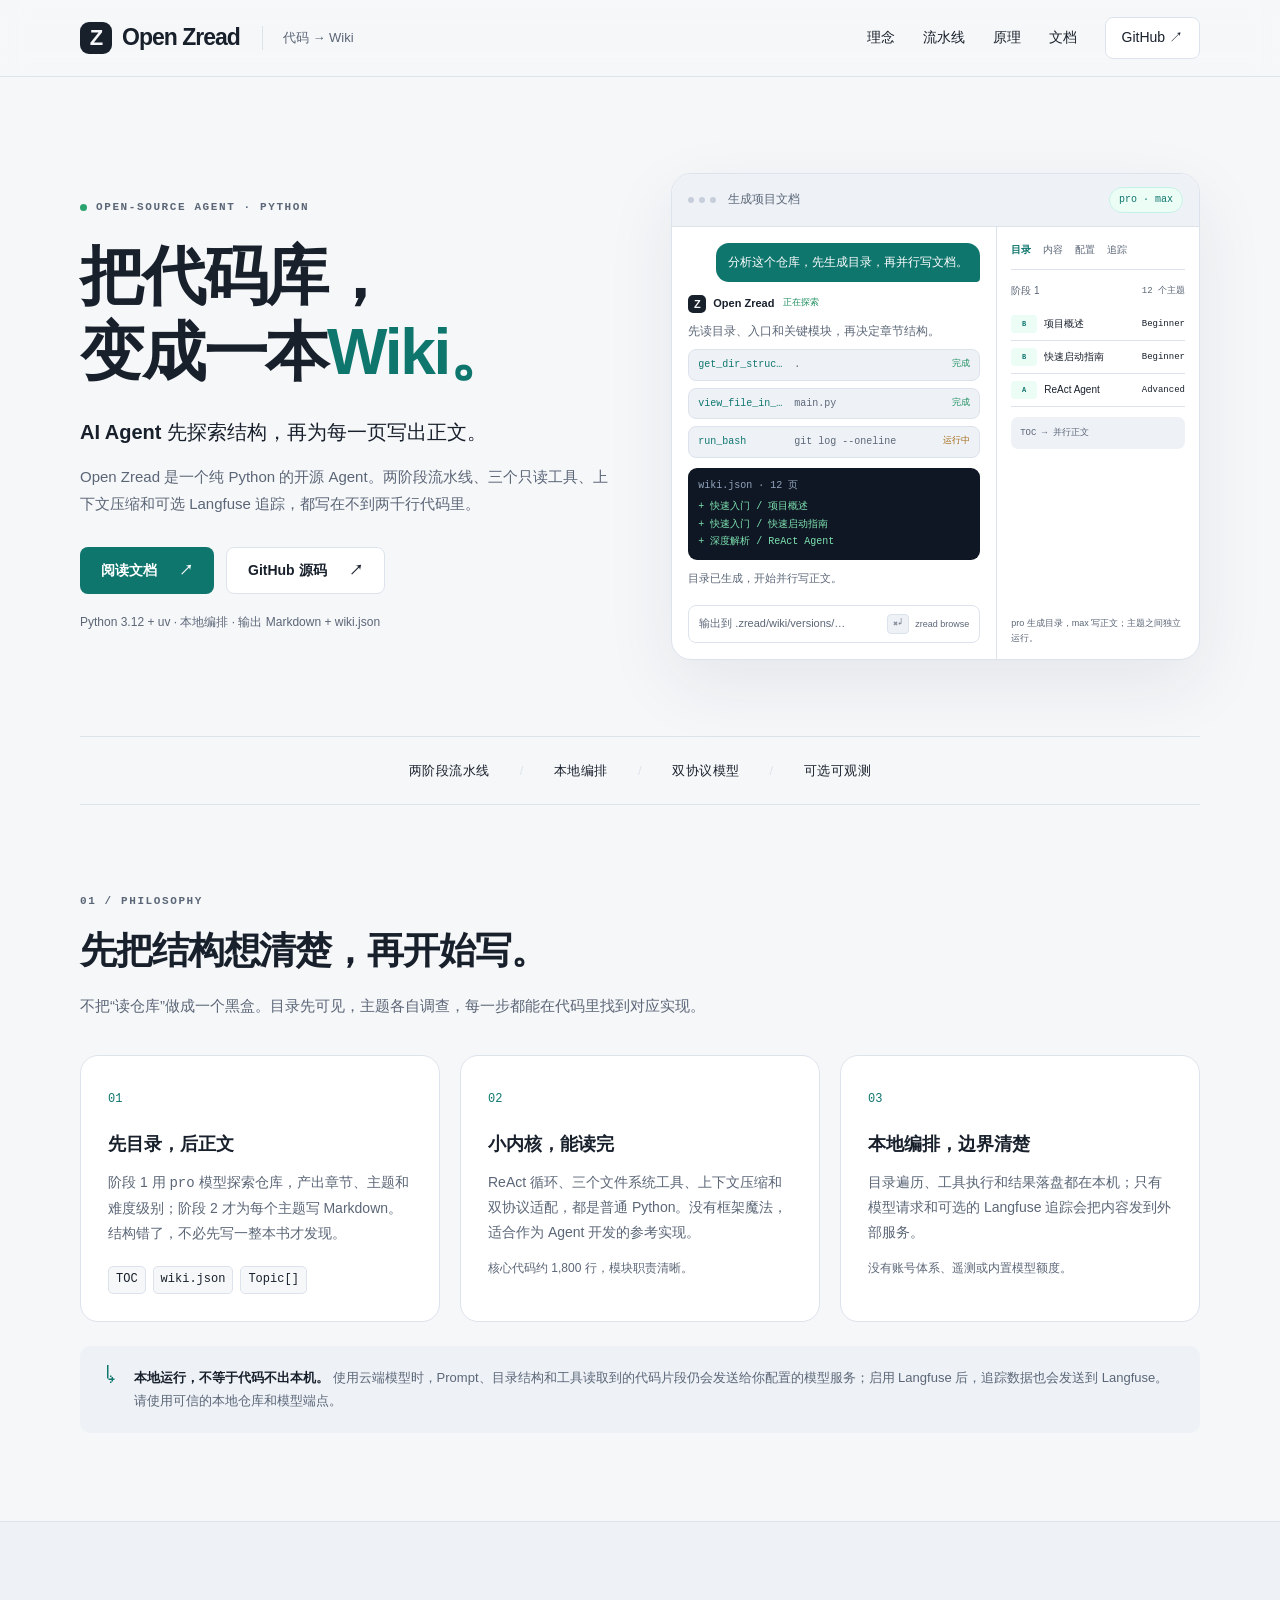
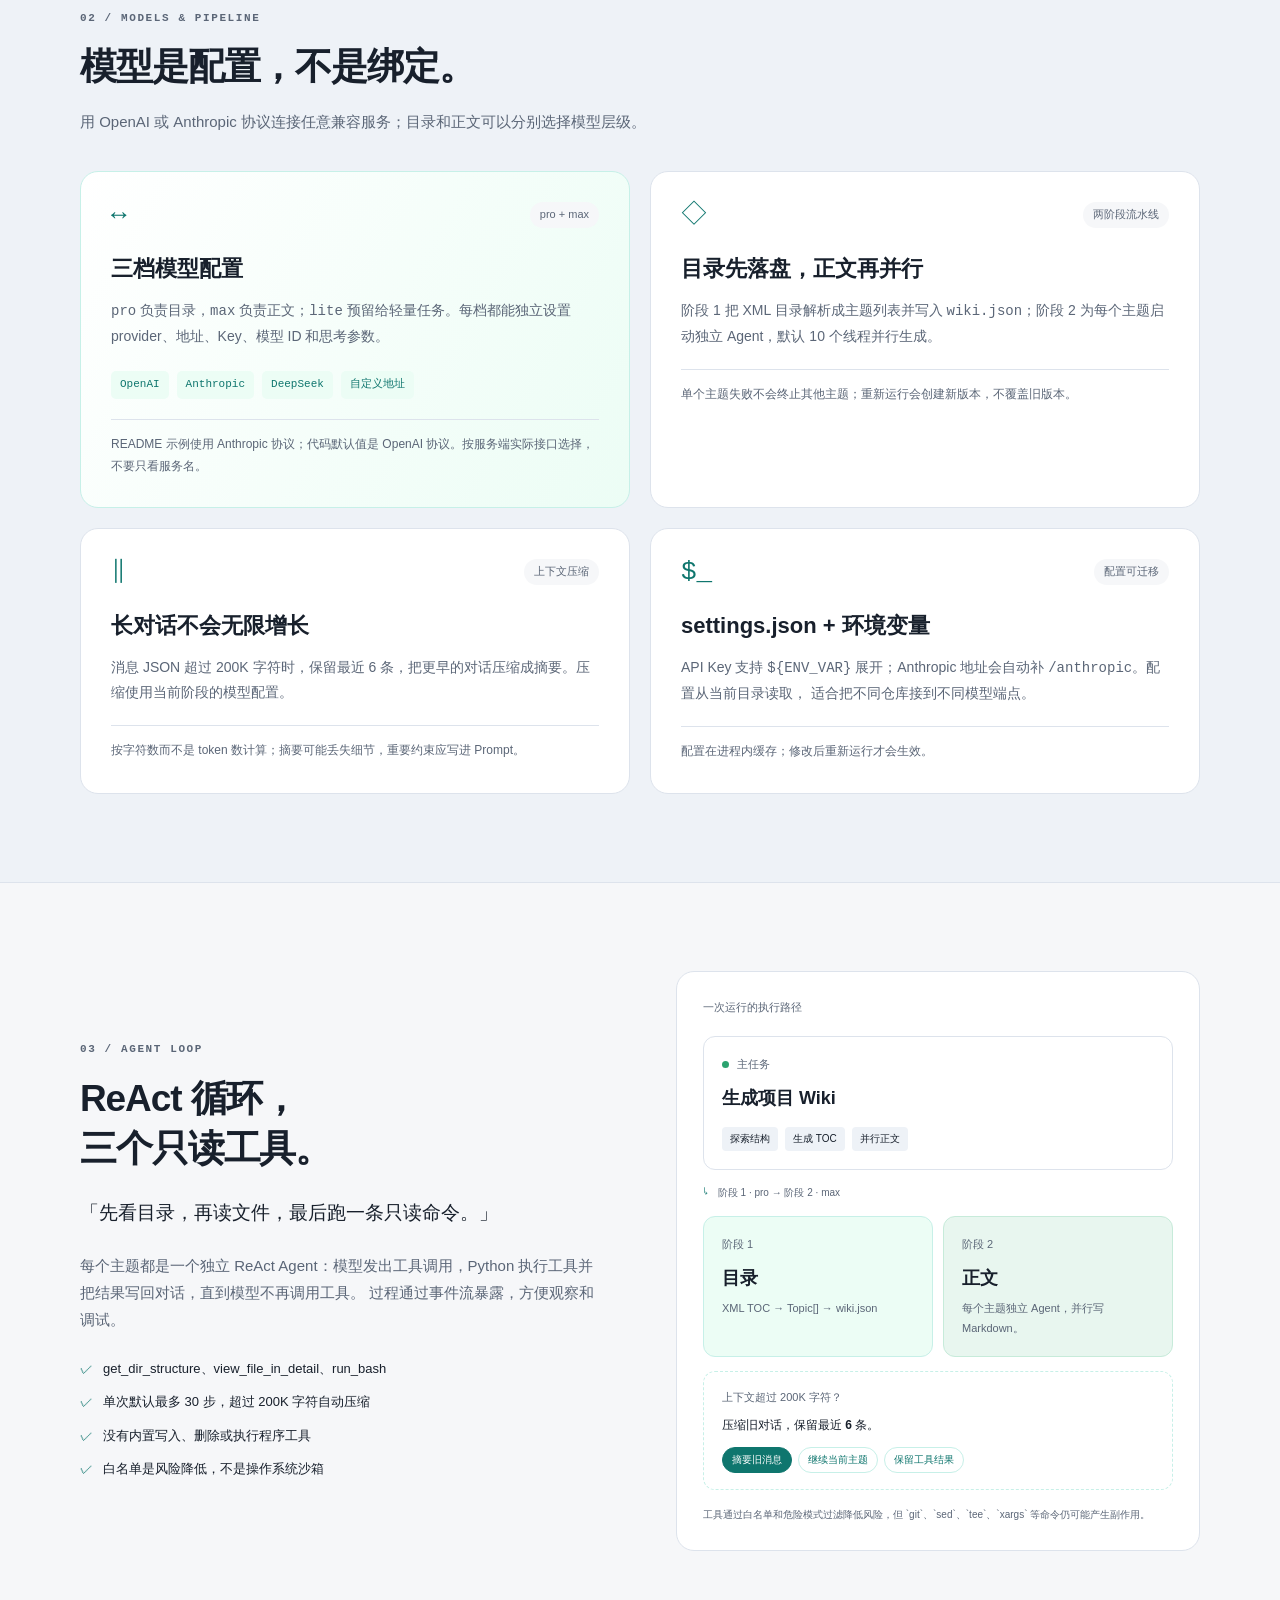
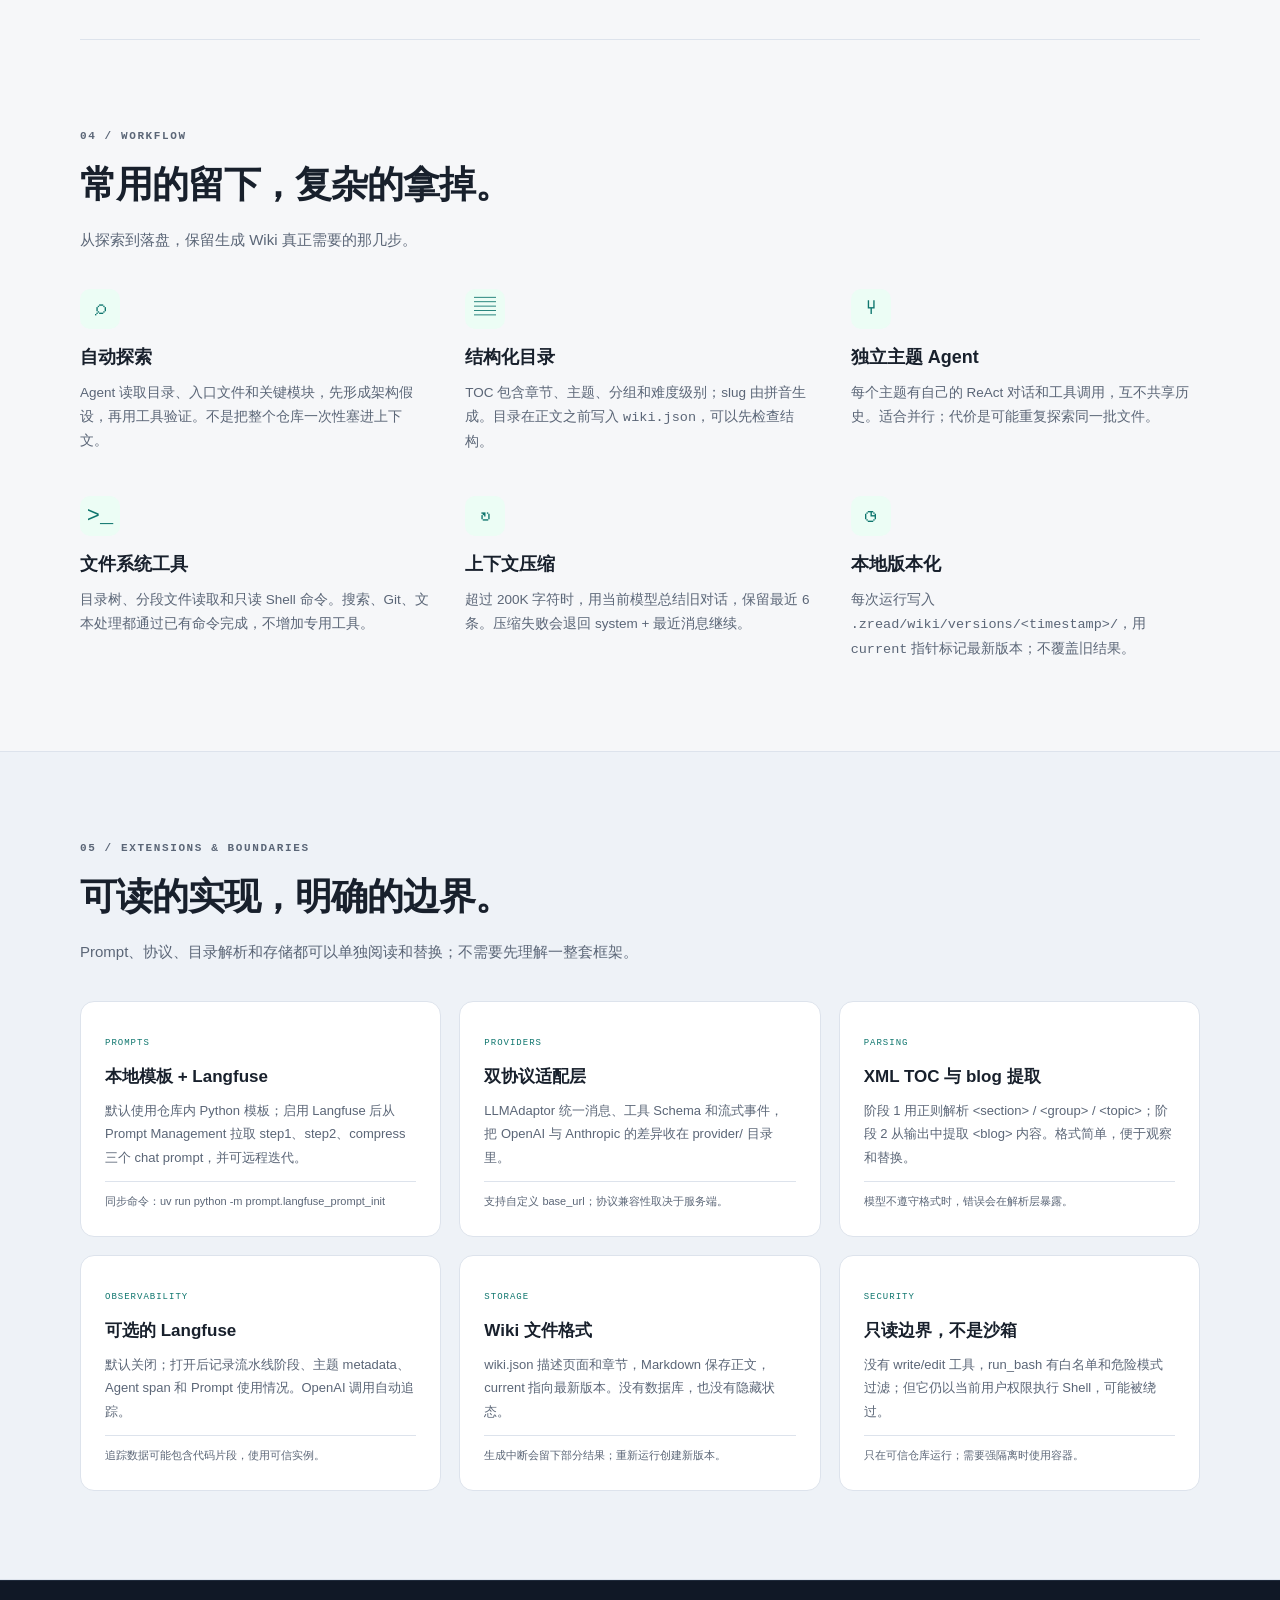
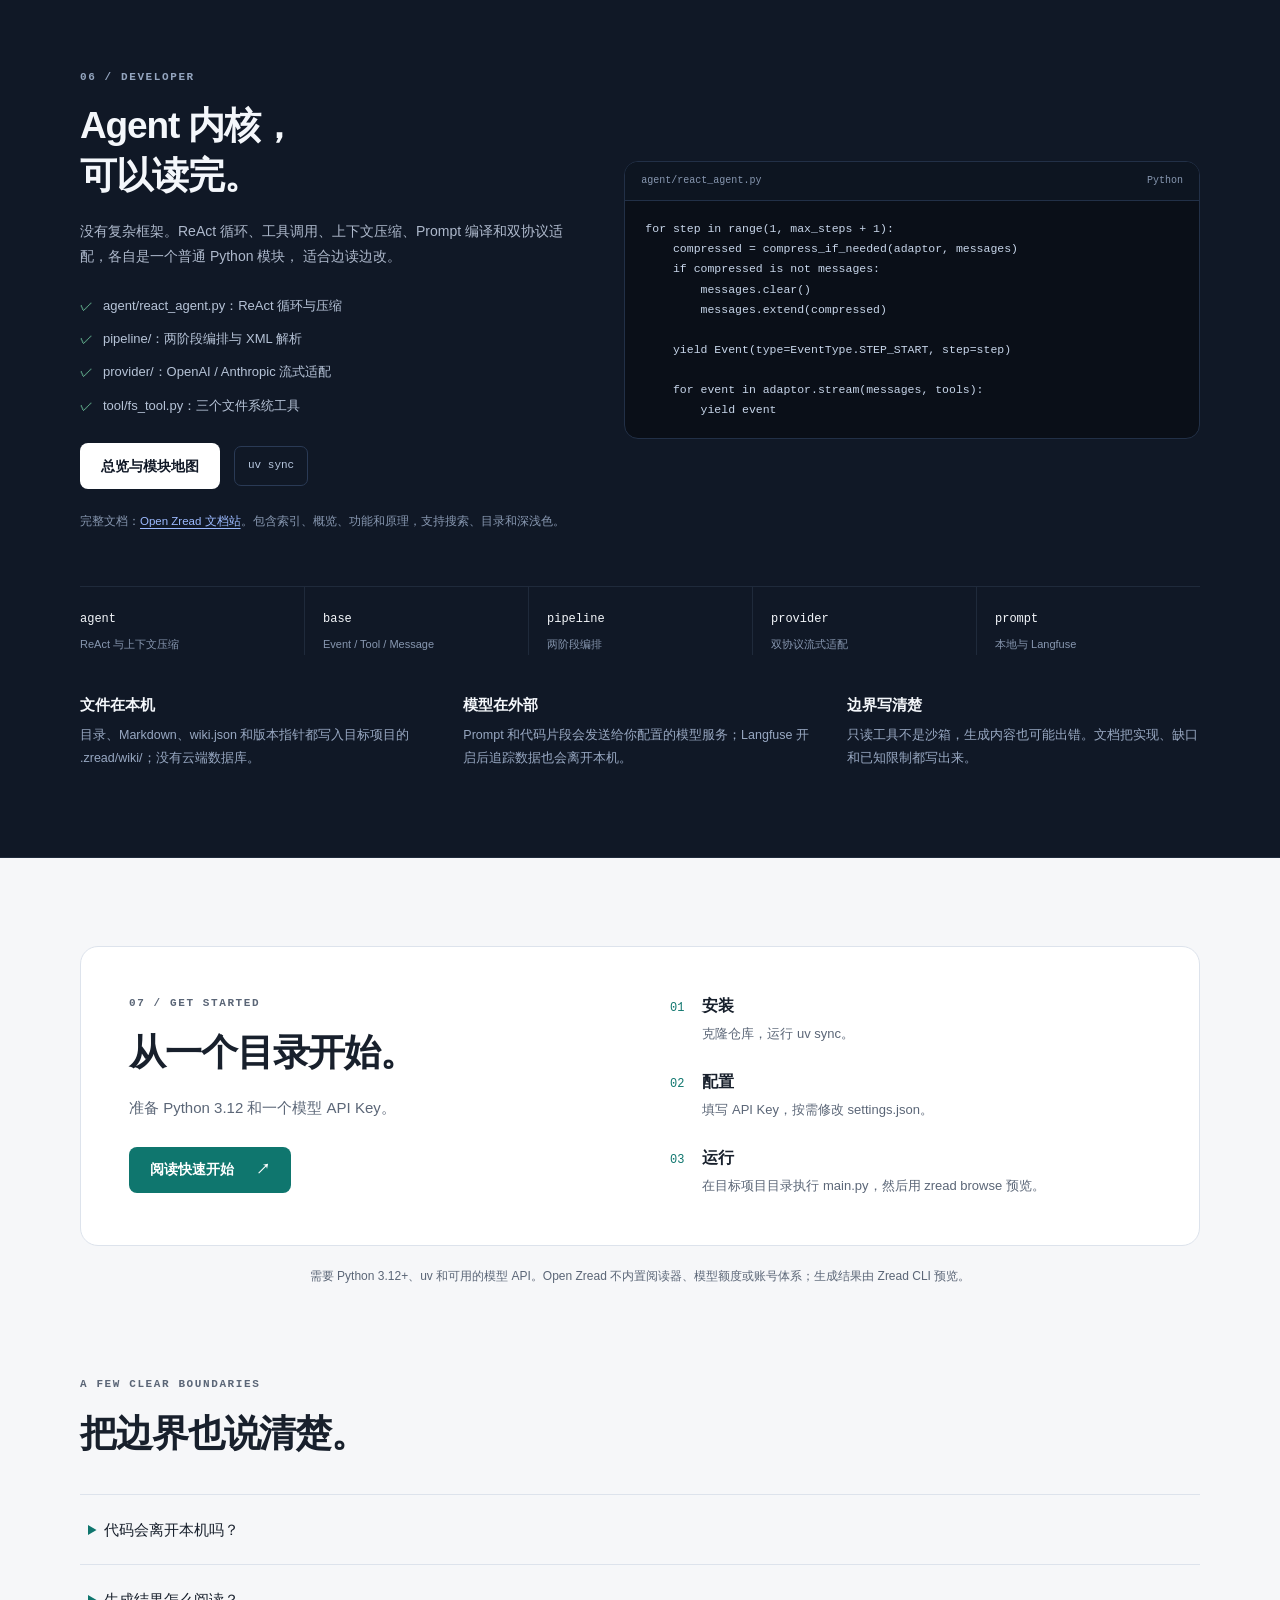
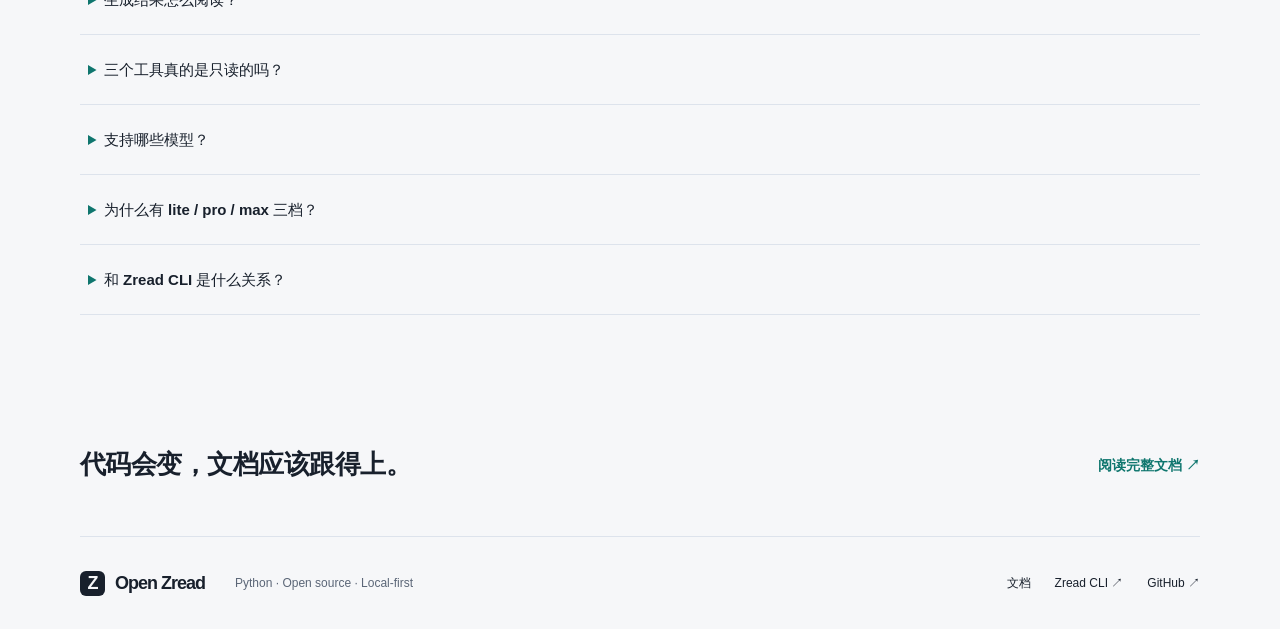
<file: docs/tools/intro/index.html>
<!doctype html>
<html lang="zh-CN">
  <head>
    <meta charset="utf-8">
    <meta name="viewport" content="width=device-width, initial-scale=1">
    <meta name="theme-color" content="#f6f7f9" media="(prefers-color-scheme: light)">
    <meta name="theme-color" content="#0d1117" media="(prefers-color-scheme: dark)">
    <meta
      name="description"
      content="Open Zread 是一个纯 Python 的开源 AI Agent：两阶段流水线先生成文档目录，再并行写出结构化 Wiki。支持 OpenAI / Anthropic 协议、文件系统工具、上下文压缩和可选 Langfuse 追踪。"
    >
    <meta property="og:title" content="Open Zread — 把代码库变成一本 Wiki">
    <meta
      property="og:description"
      content="AI Agent 探索代码库，先生成目录，再并行写出每一页。纯 Python、本地编排、模型自由选择。"
    >
    <meta property="og:type" content="website">
    <meta property="og:url" content="http://101.200.240.206/open-zread/">
    <link rel="canonical" href="http://101.200.240.206/open-zread/">
    <title>Open Zread — 把代码库变成一本 Wiki</title>
    <link rel="icon" href="./favicon.svg" type="image/svg+xml">
    <link rel="stylesheet" href="./styles.css">
  </head>
  <body id="top">
    <a class="skip-link" href="#main">跳到主要内容</a>
    <header class="header">
      <nav class="container nav" aria-label="主导航">
        <a class="brand" href="#top" aria-label="Open Zread 首页"
          ><span class="brand-mark" aria-hidden="true">Z</span>Open Zread<span class="brand-caption"
            >代码 → Wiki</span
          ></a
        >
        <div class="nav-links">
          <a href="#philosophy">理念</a>
          <a class="nav-optional" href="#workspace">流水线</a>
          <a class="nav-optional" href="#internals">原理</a>
          <a href="./docs/">文档</a>
          <a class="nav-github" href="https://github.com/1316151417/open-zread"
            >GitHub <span aria-hidden="true">↗</span></a
          >
        </div>
      </nav>
    </header>

    <main id="main">
      <section class="hero container" aria-labelledby="hero-title">
        <div class="hero-copy">
          <p class="eyebrow"><span class="status-dot" aria-hidden="true"></span> OPEN-SOURCE AGENT · PYTHON</p>
          <h1 id="hero-title">把代码库，<br>变成一本<span class="accent">Wiki。</span></h1>
          <p class="hero-lead">AI Agent 先探索结构，<br class="mobile-break">再为每一页写出正文。</p>
          <p class="hero-description">
            Open Zread 是一个纯 Python 的开源 Agent。两阶段流水线、三个只读工具、上下文压缩和可选 Langfuse
            追踪，都写在不到两千行代码里。
          </p>
          <div class="actions">
            <a class="button primary" href="./docs/">阅读文档 <span aria-hidden="true">↗</span></a>
            <a class="button secondary" href="https://github.com/1316151417/open-zread"
              >GitHub 源码 <span aria-hidden="true">↗</span></a
            >
          </div>
          <p class="hero-note">Python 3.12 + uv · 本地编排 · 输出 Markdown + wiki.json</p>
        </div>

        <figure
          class="app-window"
          role="img"
          aria-label="Open Zread 运行示意：Agent 探索代码库，调用目录和文件工具，生成 12 个主题的目录，然后并行生成正文。"
        >
          <div class="window-bar">
            <span class="window-dots" aria-hidden="true"><i></i><i></i><i></i></span>
            <span class="window-title">生成项目文档</span>
            <span class="model-chip">pro · max</span>
          </div>
          <div class="app-grid">
            <div class="chat-pane">
              <div class="message user-message">分析这个仓库，先生成目录，再并行写文档。</div>
              <div class="message assistant-message">
                <p class="assistant-head"><span class="avatar" aria-hidden="true">Z</span>Open Zread<span class="working">正在探索</span></p>
                <p class="assistant-text">先读目录、入口和关键模块，再决定章节结构。</p>
                <div class="tool-row">
                  <code>get_dir_structure</code><span class="tool-path">.</span
                  ><span class="tool-state ok">完成</span>
                </div>
                <div class="tool-row">
                  <code>view_file_in_detail</code><span class="tool-path">main.py</span
                  ><span class="tool-state ok">完成</span>
                </div>
                <div class="tool-row">
                  <code>run_bash</code><span class="tool-path">git log --oneline</span
                  ><span class="tool-state running">运行中</span>
                </div>
                <div class="diff-preview">
                  <span class="diff-file">wiki.json · 12 页</span>
                  <code class="diff-line add">+ 快速入门 / 项目概述</code>
                  <code class="diff-line add">+ 快速入门 / 快速启动指南</code>
                  <code class="diff-line add">+ 深度解析 / ReAct Agent</code>
                </div>
                <p class="assistant-tail">目录已生成，开始并行写正文。</p>
              </div>
              <div class="composer">
                <span class="composer-placeholder">输出到 .zread/wiki/versions/…</span>
                <kbd>⌘↵</kbd><span class="composer-hint">zread browse</span>
              </div>
            </div>
            <aside class="panel-pane">
              <div class="panel-tabs">
                <span class="active">目录</span><span>内容</span><span>配置</span><span>追踪</span>
              </div>
              <div class="review-head"><span>阶段 1</span><span class="review-count">12 个主题</span></div>
              <ul class="review-files">
                <li>
                  <span class="file-badge">B</span><span class="file-name">项目概述</span
                  ><span class="file-stat">Beginner</span>
                </li>
                <li>
                  <span class="file-badge">B</span><span class="file-name">快速启动指南</span
                  ><span class="file-stat">Beginner</span>
                </li>
                <li>
                  <span class="file-badge">A</span><span class="file-name">ReAct Agent</span
                  ><span class="file-stat">Advanced</span>
                </li>
              </ul>
              <div class="review-total">TOC → 并行正文</div>
              <p class="panel-hint">pro 生成目录，max 写正文；主题之间独立运行。</p>
            </aside>
          </div>
        </figure>
      </section>

      <div class="principle-strip container">
        <span>两阶段流水线</span><span class="strip-divider" aria-hidden="true">/</span
        ><span>本地编排</span><span class="strip-divider" aria-hidden="true">/</span
        ><span>双协议模型</span><span class="strip-divider" aria-hidden="true">/</span
        ><span>可选可观测</span>
      </div>

      <section id="philosophy" class="section container" aria-labelledby="philosophy-title">
        <div class="section-heading">
          <p class="eyebrow">01 / PHILOSOPHY</p>
          <h2 id="philosophy-title">先把结构想清楚，再开始写。</h2>
          <p>不把“读仓库”做成一个黑盒。目录先可见，主题各自调查，每一步都能在代码里找到对应实现。</p>
        </div>
        <div class="philosophy-grid">
          <article class="philosophy-card">
            <span class="card-number">01</span>
            <h3>先目录，后正文</h3>
            <p>
              阶段 1 用 <code>pro</code> 模型探索仓库，产出章节、主题和难度级别；阶段 2 才为每个主题写
              Markdown。结构错了，不必先写一整本书才发现。
            </p>
            <div class="inline-tools">
              <code>TOC</code><code>wiki.json</code><code>Topic[]</code>
            </div>
          </article>
          <article class="philosophy-card">
            <span class="card-number">02</span>
            <h3>小内核，能读完</h3>
            <p>
              ReAct 循环、三个文件系统工具、上下文压缩和双协议适配，都是普通 Python。没有框架魔法，适合作为
              Agent 开发的参考实现。
            </p>
            <p class="small-note">核心代码约 1,800 行，模块职责清晰。</p>
          </article>
          <article class="philosophy-card">
            <span class="card-number">03</span>
            <h3>本地编排，边界清楚</h3>
            <p>
              目录遍历、工具执行和结果落盘都在本机；只有模型请求和可选的 Langfuse 追踪会把内容发到外部服务。
            </p>
            <p class="small-note">没有账号体系、遥测或内置模型额度。</p>
          </article>
        </div>
        <aside class="clarification">
          <span aria-hidden="true">↳</span>
          <p>
            <strong>本地运行，不等于代码不出本机。</strong>
            使用云端模型时，Prompt、目录结构和工具读取到的代码片段仍会发送给你配置的模型服务；启用 Langfuse
            后，追踪数据也会发送到 Langfuse。请使用可信的本地仓库和模型端点。
          </p>
        </aside>
      </section>

      <section id="models" class="section feature-section" aria-labelledby="models-title">
        <div class="container">
          <div class="section-heading">
            <p class="eyebrow">02 / MODELS &amp; PIPELINE</p>
            <h2 id="models-title">模型是配置，不是绑定。</h2>
            <p>用 OpenAI 或 Anthropic 协议连接任意兼容服务；目录和正文可以分别选择模型层级。</p>
          </div>
          <div class="feature-grid">
            <article class="feature-card featured">
              <div class="card-top">
                <span class="feature-symbol" aria-hidden="true">↔</span
                ><span class="pill">pro + max</span>
              </div>
              <h3>三档模型配置</h3>
              <p>
                <code>pro</code> 负责目录，<code>max</code> 负责正文；<code>lite</code> 预留给轻量任务。每档都能独立设置
                provider、地址、Key、模型 ID 和思考参数。
              </p>
              <div class="protocol-list">
                <span>OpenAI</span><span>Anthropic</span><span>DeepSeek</span><span>自定义地址</span>
              </div>
              <p class="small-note">
                README 示例使用 Anthropic 协议；代码默认值是 OpenAI 协议。按服务端实际接口选择，不要只看服务名。
              </p>
            </article>
            <article class="feature-card">
              <div class="card-top">
                <span class="feature-symbol" aria-hidden="true">◇</span
                ><span class="pill">两阶段流水线</span>
              </div>
              <h3>目录先落盘，正文再并行</h3>
              <p>
                阶段 1 把 XML 目录解析成主题列表并写入 <code>wiki.json</code>；阶段 2 为每个主题启动独立 Agent，默认
                10 个线程并行生成。
              </p>
              <p class="small-note">单个主题失败不会终止其他主题；重新运行会创建新版本，不覆盖旧版本。</p>
            </article>
            <article class="feature-card">
              <div class="card-top">
                <span class="feature-symbol" aria-hidden="true">∥</span
                ><span class="pill">上下文压缩</span>
              </div>
              <h3>长对话不会无限增长</h3>
              <p>
                消息 JSON 超过 200K 字符时，保留最近 6 条，把更早的对话压缩成摘要。压缩使用当前阶段的模型配置。
              </p>
              <p class="small-note">按字符数而不是 token 数计算；摘要可能丢失细节，重要约束应写进 Prompt。</p>
            </article>
            <article class="feature-card">
              <div class="card-top">
                <span class="feature-symbol" aria-hidden="true">$_</span
                ><span class="pill">配置可迁移</span>
              </div>
              <h3>settings.json + 环境变量</h3>
              <p>
                API Key 支持 <code>${ENV_VAR}</code> 展开；Anthropic 地址会自动补 <code>/anthropic</code>。配置从当前目录读取，
                适合把不同仓库接到不同模型端点。
              </p>
              <p class="small-note">配置在进程内缓存；修改后重新运行才会生效。</p>
            </article>
          </div>
        </div>
      </section>

      <section id="internals" class="section container collaboration-section" aria-labelledby="agent-title">
        <div class="collaboration-copy">
          <p class="eyebrow">03 / AGENT LOOP</p>
          <h2 id="agent-title">ReAct 循环，<br>三个只读工具。</h2>
          <p>「先看目录，再读文件，最后跑一条只读命令。」</p>
          <p>
            每个主题都是一个独立 ReAct Agent：模型发出工具调用，Python 执行工具并把结果写回对话，直到模型不再调用工具。
            过程通过事件流暴露，方便观察和调试。
          </p>
          <ul class="check-list">
            <li>get_dir_structure、view_file_in_detail、run_bash</li>
            <li>单次默认最多 30 步，超过 200K 字符自动压缩</li>
            <li>没有内置写入、删除或执行程序工具</li>
            <li>白名单是风险降低，不是操作系统沙箱</li>
          </ul>
        </div>
        <div class="collaboration-diagram">
          <div class="diagram-label">一次运行的执行路径</div>
          <div class="chat-block main-chat">
            <span class="chat-label"><i class="status-dot" aria-hidden="true"></i> 主任务</span>
            <h3>生成项目 Wiki</h3>
            <div class="task-steps"><span>探索结构</span><span>生成 TOC</span><span>并行正文</span></div>
          </div>
          <div class="context-bridge"><span aria-hidden="true">↳</span> 阶段 1 · pro → 阶段 2 · max</div>
          <div class="branch-grid">
            <div class="chat-block auxiliary-chat">
              <span class="chat-label">阶段 1</span>
              <h3>目录</h3>
              <p>XML TOC → Topic[] → wiki.json</p>
            </div>
            <div class="chat-block subagent-chat">
              <span class="chat-label">阶段 2</span>
              <h3>正文</h3>
              <p>每个主题独立 Agent，并行写 Markdown。</p>
            </div>
          </div>
          <div class="question-block">
            <span class="chat-label">上下文超过 200K 字符？</span>
            <p>压缩旧对话，保留最近 6 条。</p>
            <div class="question-options"><span>摘要旧消息</span><span>继续当前主题</span><span>保留工具结果</span></div>
          </div>
          <p class="diagram-note">
            工具通过白名单和危险模式过滤降低风险，但 `git`、`sed`、`tee`、`xargs` 等命令仍可能产生副作用。
          </p>
        </div>
      </section>

      <section id="workspace" class="section container workspace-section" aria-labelledby="workspace-title">
        <div class="section-heading">
          <p class="eyebrow">04 / WORKFLOW</p>
          <h2 id="workspace-title">常用的留下，复杂的拿掉。</h2>
          <p>从探索到落盘，保留生成 Wiki 真正需要的那几步。</p>
        </div>
        <div class="workspace-grid">
          <article>
            <span class="workspace-icon" aria-hidden="true">⌕</span>
            <h3>自动探索</h3>
            <p>
              Agent 读取目录、入口文件和关键模块，先形成架构假设，再用工具验证。不是把整个仓库一次性塞进上下文。
            </p>
          </article>
          <article>
            <span class="workspace-icon" aria-hidden="true">▤</span>
            <h3>结构化目录</h3>
            <p>
              TOC 包含章节、主题、分组和难度级别；slug 由拼音生成。目录在正文之前写入 <code>wiki.json</code>，可以先检查结构。
            </p>
          </article>
          <article>
            <span class="workspace-icon" aria-hidden="true">⑂</span>
            <h3>独立主题 Agent</h3>
            <p>
              每个主题有自己的 ReAct 对话和工具调用，互不共享历史。适合并行；代价是可能重复探索同一批文件。
            </p>
          </article>
          <article>
            <span class="workspace-icon" aria-hidden="true">&gt;_</span>
            <h3>文件系统工具</h3>
            <p>
              目录树、分段文件读取和只读 Shell 命令。搜索、Git、文本处理都通过已有命令完成，不增加专用工具。
            </p>
          </article>
          <article>
            <span class="workspace-icon" aria-hidden="true">↻</span>
            <h3>上下文压缩</h3>
            <p>
              超过 200K 字符时，用当前模型总结旧对话，保留最近 6 条。压缩失败会退回 system + 最近消息继续。
            </p>
          </article>
          <article>
            <span class="workspace-icon" aria-hidden="true">◷</span>
            <h3>本地版本化</h3>
            <p>
              每次运行写入 <code>.zread/wiki/versions/&lt;timestamp&gt;/</code>，用 <code>current</code> 指针标记最新版本；不覆盖旧结果。
            </p>
          </article>
        </div>
      </section>

      <section id="extensions" class="section extension-section" aria-labelledby="extensions-title">
        <div class="container">
          <div class="section-heading">
            <p class="eyebrow">05 / EXTENSIONS &amp; BOUNDARIES</p>
            <h2 id="extensions-title">可读的实现，明确的边界。</h2>
            <p>Prompt、协议、目录解析和存储都可以单独阅读和替换；不需要先理解一整套框架。</p>
          </div>
          <div class="extension-grid">
            <article class="extension-card">
              <span class="extension-tag">PROMPTS</span>
              <h3>本地模板 + Langfuse</h3>
              <p>
                默认使用仓库内 Python 模板；启用 Langfuse 后从 Prompt Management 拉取 step1、step2、compress
                三个 chat prompt，并可远程迭代。
              </p>
              <p class="small-note">同步命令：uv run python -m prompt.langfuse_prompt_init</p>
            </article>
            <article class="extension-card">
              <span class="extension-tag">PROVIDERS</span>
              <h3>双协议适配层</h3>
              <p>
                LLMAdaptor 统一消息、工具 Schema 和流式事件，把 OpenAI 与 Anthropic 的差异收在 provider/ 目录里。
              </p>
              <p class="small-note">支持自定义 base_url；协议兼容性取决于服务端。</p>
            </article>
            <article class="extension-card">
              <span class="extension-tag">PARSING</span>
              <h3>XML TOC 与 blog 提取</h3>
              <p>
                阶段 1 用正则解析 &lt;section&gt; / &lt;group&gt; / &lt;topic&gt;；阶段 2 从输出中提取
                &lt;blog&gt; 内容。格式简单，便于观察和替换。
              </p>
              <p class="small-note">模型不遵守格式时，错误会在解析层暴露。</p>
            </article>
            <article class="extension-card">
              <span class="extension-tag">OBSERVABILITY</span>
              <h3>可选的 Langfuse</h3>
              <p>
                默认关闭；打开后记录流水线阶段、主题 metadata、Agent span 和 Prompt 使用情况。OpenAI 调用自动追踪。
              </p>
              <p class="small-note">追踪数据可能包含代码片段，使用可信实例。</p>
            </article>
            <article class="extension-card">
              <span class="extension-tag">STORAGE</span>
              <h3>Wiki 文件格式</h3>
              <p>
                wiki.json 描述页面和章节，Markdown 保存正文，current 指向最新版本。没有数据库，也没有隐藏状态。
              </p>
              <p class="small-note">生成中断会留下部分结果；重新运行创建新版本。</p>
            </article>
            <article class="extension-card">
              <span class="extension-tag">SECURITY</span>
              <h3>只读边界，不是沙箱</h3>
              <p>
                没有 write/edit 工具，run_bash 有白名单和危险模式过滤；但它仍以当前用户权限执行 Shell，可能被绕过。
              </p>
              <p class="small-note">只在可信仓库运行；需要强隔离时使用容器。</p>
            </article>
          </div>
        </div>
      </section>

      <section id="developer" class="section developer-section" aria-labelledby="developer-title">
        <div class="container">
          <div class="developer-grid">
            <div class="developer-copy">
              <p class="eyebrow light">06 / DEVELOPER</p>
              <h2 id="developer-title">Agent 内核，<br>可以读完。</h2>
              <p>
                没有复杂框架。ReAct 循环、工具调用、上下文压缩、Prompt 编译和双协议适配，各自是一个普通 Python 模块，
                适合边读边改。
              </p>
              <ul class="check-list light">
                <li>agent/react_agent.py：ReAct 循环与压缩</li>
                <li>pipeline/：两阶段编排与 XML 解析</li>
                <li>provider/：OpenAI / Anthropic 流式适配</li>
                <li>tool/fs_tool.py：三个文件系统工具</li>
              </ul>
              <div class="developer-actions">
                <a class="button primary inverse" href="./docs/overview.html">总览与模块地图</a>
                <code class="command-chip">uv sync</code>
              </div>
              <p class="developer-note">
                完整文档：<a href="./docs/">Open Zread 文档站</a>。包含索引、概览、功能和原理，支持搜索、目录和深浅色。
              </p>
            </div>
            <div class="code-card">
              <div class="code-head"><span>agent/react_agent.py</span><span>Python</span></div>
              <pre><code>for step in range(1, max_steps + 1):
    compressed = compress_if_needed(adaptor, messages)
    if compressed is not messages:
        messages.clear()
        messages.extend(compressed)

    yield Event(type=EventType.STEP_START, step=step)

    for event in adaptor.stream(messages, tools):
        yield event</code></pre>
            </div>
          </div>

          <div class="package-strip" aria-label="核心模块">
            <div><code>agent</code><span>ReAct 与上下文压缩</span></div>
            <div><code>base</code><span>Event / Tool / Message</span></div>
            <div><code>pipeline</code><span>两阶段编排</span></div>
            <div><code>provider</code><span>双协议流式适配</span></div>
            <div><code>prompt</code><span>本地与 Langfuse</span></div>
          </div>

          <div class="local-first">
            <article>
              <h3>文件在本机</h3>
              <p>目录、Markdown、wiki.json 和版本指针都写入目标项目的 .zread/wiki/；没有云端数据库。</p>
            </article>
            <article>
              <h3>模型在外部</h3>
              <p>Prompt 和代码片段会发送给你配置的模型服务；Langfuse 开启后追踪数据也会离开本机。</p>
            </article>
            <article>
              <h3>边界写清楚</h3>
              <p>只读工具不是沙箱，生成内容也可能出错。文档把实现、缺口和已知限制都写出来。</p>
            </article>
          </div>
        </div>
      </section>

      <section id="start" class="section container" aria-labelledby="start-title">
        <div class="getting-started">
          <div>
            <p class="eyebrow">07 / GET STARTED</p>
            <h2 id="start-title">从一个目录开始。</h2>
            <p>准备 Python 3.12 和一个模型 API Key。</p>
            <a class="button primary" href="./docs/features/getting-started.html"
              >阅读快速开始 <span aria-hidden="true">↗</span></a
            >
          </div>
          <ol class="start-steps">
            <li>
              <span>01</span>
              <div>
                <h3>安装</h3>
                <p>克隆仓库，运行 uv sync。</p>
              </div>
            </li>
            <li>
              <span>02</span>
              <div>
                <h3>配置</h3>
                <p>填写 API Key，按需修改 settings.json。</p>
              </div>
            </li>
            <li>
              <span>03</span>
              <div>
                <h3>运行</h3>
                <p>在目标项目目录执行 main.py，然后用 zread browse 预览。</p>
              </div>
            </li>
          </ol>
        </div>
        <p class="platform-note">
          需要 Python 3.12+、uv 和可用的模型 API。Open Zread 不内置阅读器、模型额度或账号体系；生成结果由 Zread CLI 预览。
        </p>
      </section>

      <section id="faq" class="section container faq-section" aria-labelledby="faq-title">
        <div class="section-heading">
          <p class="eyebrow">A FEW CLEAR BOUNDARIES</p>
          <h2 id="faq-title">把边界也说清楚。</h2>
        </div>
        <div class="faq-list">
          <details>
            <summary>代码会离开本机吗？</summary>
            <p>
              流水线、文件读取和结果存储在本地，但模型请求会携带 Prompt、目录结构和工具读取到的代码片段，发送给你配置的模型服务。
              启用 Langfuse 后，追踪数据还会发送到 Langfuse。不要在不允许外部处理的仓库上运行。
            </p>
          </details>
          <details>
            <summary>生成结果怎么阅读？</summary>
            <p>
              Open Zread 输出 Markdown 和 wiki.json，没有内置阅读器。使用 Zread CLI 的 <code>zread browse</code>
              预览，或用编辑器打开 .zread/wiki/versions/&lt;timestamp&gt;/。
            </p>
          </details>
          <details>
            <summary>三个工具真的是只读的吗？</summary>
            <p>
              没有 write/edit/delete 工具，run_bash 有命令白名单和危险模式过滤。但它以当前用户权限执行 Shell，白名单对
              git、sed、tee、xargs 等命令仍有较大空间，因此不是安全沙箱。只在可信仓库运行。
            </p>
          </details>
          <details>
            <summary>支持哪些模型？</summary>
            <p>
              支持 OpenAI 和 Anthropic 两种协议，可连接 DeepSeek、OpenAI 或任意兼容服务。协议、地址、模型 ID 和思考参数
              都在 settings.json 中配置；兼容性最终取决于服务端。
            </p>
          </details>
          <details>
            <summary>为什么有 lite / pro / max 三档？</summary>
            <p>
              当前流水线用 pro 生成目录、max 生成正文；lite 是预留层级，当前版本只加载和打印，不参与主要流程。三档都支持
              独立配置，方便后续扩展轻量任务。
            </p>
          </details>
          <details>
            <summary>和 Zread CLI 是什么关系？</summary>
            <p>
              Open Zread 是 Zread CLI 的开源 Python 版本，重点在 Agent 核心实现。CLI 交互、登录、内置模型额度和
              Web 阅读器请使用 Zread CLI；本项目生成兼容的 .zread/wiki 文件。
            </p>
          </details>
        </div>
      </section>

      <section class="closing container" aria-label="项目链接">
        <p>代码会变，文档应该跟得上。</p>
        <div>
          <a href="./docs/">阅读完整文档 <span aria-hidden="true">↗</span></a>
        </div>
      </section>
    </main>

    <footer class="container footer">
      <a class="brand" href="#top"><span class="brand-mark" aria-hidden="true">Z</span>Open Zread</a>
      <p>Python · Open source · Local-first</p>
      <div>
        <a href="./docs/">文档</a>
        <a href="https://github.com/ZreadAI/zread_cli" target="_blank" rel="noopener">Zread CLI ↗</a>
        <a href="https://github.com/1316151417/open-zread" target="_blank" rel="noopener">GitHub ↗</a>
      </div>
    </footer>
  </body>
</html>
</file>
<file: docs/tools/intro/styles.css>
:root {
  color-scheme: light;
  --bg: #f6f7f9;
  --surface: #fff;
  --surface-2: #eef2f7;
  --ink: #18202c;
  --muted: #5b6677;
  --line: #dde3ec;
  --blue: #0f766e;
  --blue-deep: #115e59;
  --blue-soft: #ecfdf5;
  --blue-line: #c7f0e8;
  --green: #1f8f5f;
  --green-soft: #e8f6ef;
  --green-line: #c7ebda;
  --red: #c7423f;
  --amber: #a56b18;
  --amber-soft: #fdf3e2;
  --accent-contrast: #fff;
  --header-bg: rgb(246 247 249 / 88%);
  --shadow: 0 24px 70px rgb(23 35 61 / 8%);
  --radius: 18px;
  font-family: -apple-system, BlinkMacSystemFont, "Segoe UI", "PingFang SC", "Hiragino Sans GB",
    "Microsoft YaHei", sans-serif;
}

@media (prefers-color-scheme: dark) {
  :root {
    color-scheme: dark;
    --bg: #0d1117;
    --surface: #141a23;
    --surface-2: #1a222e;
    --ink: #e6eaf1;
    --muted: #9aa6b8;
    --line: #293241;
    --blue: #5eead4;
    --blue-deep: #99f6e4;
    --blue-soft: #0f2e2a;
    --blue-line: #1f5f57;
    --green: #5cc99a;
    --green-soft: #15291f;
    --green-line: #244634;
    --red: #ff8a80;
    --amber: #e0b25a;
    --amber-soft: #2b2214;
    --accent-contrast: #0d1117;
    --header-bg: rgb(13 17 23 / 88%);
    --shadow: 0 24px 70px rgb(0 0 0 / 35%);
  }
}

* {
  box-sizing: border-box;
}

html {
  scroll-behavior: smooth;
  scroll-padding-top: 100px;
}

body {
  margin: 0;
  background: var(--bg);
  color: var(--ink);
  font-size: 15px;
  line-height: 1.8;
  -webkit-font-smoothing: antialiased;
}

a {
  color: inherit;
  text-decoration: none;
}

a:hover {
  color: var(--blue);
}

a:focus-visible,
summary:focus-visible {
  outline: 3px solid var(--blue);
  outline-offset: 5px;
  border-radius: 4px;
}

h1,
h2,
h3,
p {
  margin: 0;
}

h1,
h2,
h3 {
  line-height: 1.35;
}

code,
kbd,
pre {
  font-family: "SFMono-Regular", "SF Mono", Consolas, "Liberation Mono", monospace;
}

.container {
  width: min(1120px, calc(100% - 64px));
  margin-inline: auto;
}

.skip-link {
  position: fixed;
  top: -100px;
  left: 20px;
  padding: 8px 16px;
  background: var(--surface);
  border: 1px solid var(--line);
  border-radius: 6px;
  z-index: 30;
}

.skip-link:focus {
  top: 12px;
}

.header {
  position: sticky;
  top: 0;
  z-index: 10;
  background: var(--header-bg);
  border-bottom: 1px solid var(--line);
  backdrop-filter: blur(12px);
}

.nav {
  min-height: 76px;
  display: flex;
  align-items: center;
  justify-content: space-between;
  gap: 20px;
}

.brand {
  display: inline-flex;
  align-items: center;
  gap: 10px;
  font-size: 23px;
  font-weight: 750;
  letter-spacing: -1px;
  white-space: nowrap;
}

.brand-mark {
  width: 32px;
  height: 32px;
  display: grid;
  place-items: center;
  border-radius: 9px;
  background: var(--ink);
  color: var(--bg);
  font-size: 22px;
  font-weight: 750;
  line-height: 1;
}

.brand-caption {
  margin-left: 12px;
  padding-left: 20px;
  border-left: 1px solid var(--line);
  color: var(--muted);
  font-size: 13px;
  font-weight: 400;
  letter-spacing: 0;
}

.nav-links {
  display: flex;
  align-items: center;
  gap: 28px;
  font-size: 14px;
}

.nav-github {
  padding: 7px 16px;
  border: 1px solid var(--line);
  border-radius: 8px;
  background: var(--surface);
}

.hero {
  padding-block: 96px 76px;
  display: grid;
  grid-template-columns: 1.02fr 1fr;
  align-items: center;
  gap: 52px;
}

.eyebrow {
  display: flex;
  align-items: center;
  gap: 9px;
  color: var(--muted);
  font-family: "SFMono-Regular", "SF Mono", Consolas, monospace;
  font-size: 11px;
  font-weight: 600;
  letter-spacing: 1.6px;
  line-height: 1.5;
}

.eyebrow.light {
  color: #94a5bf;
}

.status-dot {
  display: inline-block;
  width: 7px;
  height: 7px;
  border-radius: 50%;
  background: #2ba36f;
  flex: 0 0 auto;
}

h1 {
  margin-top: 22px;
  font-size: clamp(44px, 5vw, 66px);
  font-weight: 760;
  letter-spacing: -0.035em;
  line-height: 1.2;
}

.accent {
  color: var(--blue);
}

.hero-lead {
  margin-top: 24px;
  font-size: 20px;
  font-weight: 550;
  line-height: 1.7;
}

.hero-description {
  max-width: 540px;
  margin-top: 14px;
  color: var(--muted);
  font-size: 15px;
}

.actions {
  display: flex;
  flex-wrap: wrap;
  gap: 12px;
  margin-top: 30px;
}

.button {
  min-height: 46px;
  display: inline-flex;
  align-items: center;
  justify-content: center;
  gap: 22px;
  padding: 10px 21px;
  border-radius: 8px;
  font-size: 14px;
  font-weight: 600;
  transition: background 150ms ease, border-color 150ms ease;
}

.primary {
  background: var(--blue);
  color: var(--accent-contrast);
}

.primary:hover {
  background: var(--blue-deep);
  color: var(--accent-contrast);
}

.secondary {
  background: var(--surface);
  border: 1px solid var(--line);
}

.secondary:hover {
  border-color: var(--blue-line);
}

.hero-note {
  margin-top: 18px;
  color: var(--muted);
  font-size: 12px;
}

.mobile-break {
  display: none;
}

.app-window {
  margin: 0;
  border: 1px solid var(--line);
  border-radius: 20px;
  background: var(--surface);
  box-shadow: var(--shadow);
  overflow: hidden;
}

.window-bar {
  display: flex;
  align-items: center;
  gap: 12px;
  padding: 13px 16px;
  background: var(--surface-2);
  border-bottom: 1px solid var(--line);
}

.window-dots {
  display: flex;
  gap: 5px;
}

.window-dots i {
  width: 6px;
  height: 6px;
  border-radius: 50%;
  background: #c7cedb;
}

.window-title {
  overflow: hidden;
  color: var(--muted);
  font-size: 12px;
  font-weight: 550;
  text-overflow: ellipsis;
  white-space: nowrap;
}

.model-chip {
  margin-left: auto;
  padding: 3px 9px;
  border: 1px solid var(--blue-line);
  border-radius: 999px;
  background: var(--blue-soft);
  color: var(--blue);
  font-family: "SFMono-Regular", "SF Mono", Consolas, monospace;
  font-size: 10px;
  white-space: nowrap;
}

.app-grid {
  display: grid;
  grid-template-columns: 1.32fr 0.82fr;
  min-height: 432px;
}

.chat-pane {
  display: flex;
  flex-direction: column;
  gap: 12px;
  min-width: 0;
  padding: 16px;
  border-right: 1px solid var(--line);
}

.message {
  font-size: 12px;
  line-height: 1.75;
}

.user-message {
  align-self: flex-end;
  max-width: 92%;
  padding: 9px 12px;
  border-radius: 13px 13px 4px 13px;
  background: var(--blue);
  color: var(--accent-contrast);
}

.assistant-message {
  color: var(--ink);
}

.assistant-head {
  display: flex;
  align-items: center;
  gap: 7px;
  font-size: 11px;
  font-weight: 650;
}

.avatar {
  width: 18px;
  height: 18px;
  display: grid;
  place-items: center;
  border-radius: 5px;
  background: var(--ink);
  color: var(--bg);
  font-size: 11px;
  font-weight: 750;
}

.working {
  margin-left: 2px;
  color: var(--green);
  font-family: "SFMono-Regular", "SF Mono", Consolas, monospace;
  font-size: 9px;
  font-weight: 500;
}

.assistant-text {
  margin-top: 8px;
  color: var(--muted);
}

.tool-row {
  display: grid;
  grid-template-columns: 48px minmax(0, 1fr) auto;
  align-items: center;
  gap: 8px;
  margin-top: 7px;
  padding: 6px 9px;
  border: 1px solid var(--line);
  border-radius: 8px;
  background: var(--surface-2);
  font-family: "SFMono-Regular", "SF Mono", Consolas, monospace;
  font-size: 10px;
}

.tool-row code {
  color: var(--blue);
}

.tool-path {
  overflow: hidden;
  color: var(--muted);
  text-overflow: ellipsis;
  white-space: nowrap;
}

.tool-state {
  font-size: 9px;
  white-space: nowrap;
}

.tool-state.ok {
  color: var(--green);
}

.tool-state.running {
  color: var(--amber);
}

.diff-preview {
  margin-top: 10px;
  padding: 9px 10px;
  border-radius: 9px;
  background: #0f1724;
  color: #dbe4f0;
  font-size: 10px;
  overflow-x: auto;
}

.diff-file {
  display: block;
  margin-bottom: 4px;
  color: #93a4bd;
  font-family: "SFMono-Regular", "SF Mono", Consolas, monospace;
}

.diff-line {
  display: block;
  white-space: pre;
}

.diff-line.del {
  color: #ff9d9a;
}

.diff-line.add {
  color: #7ee2b0;
}

.assistant-tail {
  margin-top: 9px;
  color: var(--muted);
  font-size: 11px;
}

.composer {
  display: flex;
  align-items: center;
  gap: 6px;
  margin-top: auto;
  padding: 8px 10px;
  border: 1px solid var(--line);
  border-radius: 8px;
  color: var(--muted);
  font-size: 11px;
}

.composer-placeholder {
  overflow: hidden;
  text-overflow: ellipsis;
  white-space: nowrap;
}

.composer kbd {
  margin-left: auto;
  padding: 1px 5px;
  border: 1px solid var(--line);
  border-radius: 4px;
  background: var(--surface-2);
  font-size: 9px;
}

.composer-hint {
  font-size: 9px;
  white-space: nowrap;
}

.panel-pane {
  display: flex;
  flex-direction: column;
  min-width: 0;
  padding: 14px;
}

.panel-tabs {
  display: flex;
  gap: 12px;
  padding-bottom: 10px;
  border-bottom: 1px solid var(--line);
  font-size: 10px;
  color: var(--muted);
  white-space: nowrap;
}

.panel-tabs .active {
  color: var(--blue);
  font-weight: 650;
}

.review-head {
  display: flex;
  align-items: center;
  justify-content: space-between;
  gap: 10px;
  margin-top: 12px;
  font-size: 10px;
  color: var(--muted);
}

.review-count {
  font-family: "SFMono-Regular", "SF Mono", Consolas, monospace;
  font-size: 9px;
}

.review-files {
  list-style: none;
  margin: 8px 0 0;
  padding: 0;
}

.review-files li {
  display: grid;
  grid-template-columns: 26px minmax(0, 1fr) auto;
  align-items: center;
  gap: 7px;
  padding: 7px 0;
  border-bottom: 1px solid var(--line);
  font-size: 10px;
}

.file-badge {
  display: inline-grid;
  place-items: center;
  height: 18px;
  border-radius: 4px;
  background: var(--blue-soft);
  color: var(--blue);
  font-family: "SFMono-Regular", "SF Mono", Consolas, monospace;
  font-size: 7px;
  font-weight: 650;
}

.file-name {
  overflow: hidden;
  text-overflow: ellipsis;
  white-space: nowrap;
}

.file-stat {
  display: flex;
  gap: 5px;
  font-family: "SFMono-Regular", "SF Mono", Consolas, monospace;
  font-size: 9px;
}

.file-stat b {
  color: var(--green);
  font-weight: 500;
}

.file-stat i {
  color: var(--red);
  font-style: normal;
}

.review-total {
  margin-top: 10px;
  padding: 8px 9px;
  border-radius: 7px;
  background: var(--surface-2);
  color: var(--muted);
  font-family: "SFMono-Regular", "SF Mono", Consolas, monospace;
  font-size: 9px;
}

.review-total b {
  color: var(--green);
  font-weight: 500;
}

.review-total i {
  color: var(--red);
  font-style: normal;
}

.panel-hint {
  margin-top: auto;
  color: var(--muted);
  font-size: 9px;
  line-height: 1.6;
}

.principle-strip {
  display: flex;
  flex-wrap: wrap;
  justify-content: center;
  align-items: center;
  gap: 30px;
  padding: 22px 0;
  border-block: 1px solid var(--line);
  font-size: 13px;
  letter-spacing: 0.5px;
}

.strip-divider {
  color: var(--line);
  font-weight: 300;
}

.section {
  padding-block: 88px;
}

.section-heading {
  max-width: 740px;
  margin-bottom: 36px;
}

h2 {
  margin-top: 16px;
  font-size: clamp(28px, 3vw, 37px);
  font-weight: 700;
  letter-spacing: -0.03em;
}

.section-heading > p:last-child {
  margin-top: 16px;
  color: var(--muted);
}

h3 {
  font-size: 18px;
  font-weight: 650;
}

.philosophy-grid {
  display: grid;
  grid-template-columns: repeat(3, 1fr);
  gap: 20px;
}

.philosophy-card {
  padding: 27px;
  border: 1px solid var(--line);
  border-radius: var(--radius);
  background: var(--surface);
}

.card-number {
  color: var(--blue);
  font-family: "SFMono-Regular", "SF Mono", Consolas, monospace;
  font-size: 12px;
}

.philosophy-card h3 {
  margin-top: 22px;
}

.philosophy-card > p {
  margin-top: 13px;
  color: var(--muted);
  font-size: 14px;
}

.inline-tools {
  display: flex;
  flex-wrap: wrap;
  gap: 7px;
  margin-top: 20px;
}

.inline-tools code {
  padding: 2px 7px;
  border: 1px solid var(--line);
  border-radius: 5px;
  background: var(--bg);
  font-size: 12px;
}

.small-note,
.philosophy-card > .small-note {
  color: var(--muted);
  font-size: 12px;
}

.clarification {
  display: flex;
  gap: 18px;
  margin-top: 24px;
  padding: 20px 24px;
  border-radius: 10px;
  background: var(--surface-2);
  color: var(--muted);
  font-size: 13px;
}

.clarification > span {
  color: var(--blue);
  font-size: 24px;
  line-height: 1;
}

.clarification strong {
  color: var(--ink);
  font-weight: 600;
}

.feature-section {
  border-block: 1px solid var(--line);
  background: var(--surface-2);
}

.feature-grid {
  display: grid;
  grid-template-columns: repeat(2, 1fr);
  gap: 20px;
}

.feature-card {
  padding: 30px;
  border: 1px solid var(--line);
  border-radius: var(--radius);
  background: var(--surface);
}

.featured {
  border-color: var(--blue-line);
  background: linear-gradient(120deg, var(--surface), var(--blue-soft));
}

.card-top {
  display: flex;
  align-items: center;
  justify-content: space-between;
  gap: 12px;
}

.feature-symbol {
  color: var(--blue);
  font-family: "SFMono-Regular", "SF Mono", Consolas, monospace;
  font-size: 26px;
  line-height: 1;
}

.pill {
  padding: 3px 10px;
  border-radius: 20px;
  background: var(--bg);
  color: var(--muted);
  font-size: 11px;
}

.feature-card h3 {
  margin-top: 26px;
  font-size: 22px;
}

.feature-card > p {
  margin-top: 14px;
  color: var(--muted);
  font-size: 14px;
}

.feature-card > .small-note {
  margin-top: 20px;
  padding-top: 14px;
  border-top: 1px solid var(--line);
  font-size: 12px;
}

.protocol-list {
  display: flex;
  flex-wrap: wrap;
  gap: 8px;
  margin-top: 22px;
}

.protocol-list span {
  padding: 4px 9px;
  border-radius: 5px;
  background: var(--blue-soft);
  color: var(--blue);
  font-family: "SFMono-Regular", "SF Mono", Consolas, monospace;
  font-size: 11px;
}

.env-example {
  display: flex;
  flex-wrap: wrap;
  gap: 8px;
  margin-top: 20px;
}

.env-example code {
  padding: 4px 8px;
  border-radius: 5px;
  background: var(--bg);
  font-size: 11px;
  overflow-wrap: anywhere;
}

.env-example > span {
  width: 100%;
  color: var(--muted);
  font-size: 11px;
}

.collaboration-section {
  display: grid;
  grid-template-columns: 1fr 1fr;
  align-items: center;
  gap: 72px;
}

.collaboration-copy > p:not(.eyebrow) {
  margin-top: 22px;
  color: var(--muted);
}

.collaboration-copy > p:nth-of-type(2) {
  color: var(--ink);
  font-size: 19px;
  line-height: 1.8;
}

.check-list {
  list-style: none;
  margin: 24px 0 0;
  padding: 0;
  font-size: 13px;
}

.check-list li {
  margin-top: 10px;
}

.check-list li::before {
  content: "✓";
  margin-right: 10px;
  color: var(--blue);
}

.check-list.light li {
  color: #b6c3d7;
}

.check-list.light li::before {
  color: #7ee2b0;
}

.collaboration-diagram {
  padding: 26px;
  border: 1px solid var(--line);
  border-radius: var(--radius);
  background: var(--surface);
}

.diagram-label {
  margin-bottom: 18px;
  color: var(--muted);
  font-size: 11px;
}

.chat-block {
  padding: 18px;
  border: 1px solid var(--line);
  border-radius: 12px;
}

.chat-block h3 {
  margin-top: 12px;
}

.chat-label {
  display: flex;
  align-items: center;
  gap: 8px;
  color: var(--muted);
  font-size: 11px;
}

.chat-block p {
  margin-top: 8px;
  color: var(--muted);
  font-size: 11px;
}

.task-steps {
  display: flex;
  flex-wrap: wrap;
  gap: 7px;
  margin-top: 16px;
  font-size: 10px;
}

.task-steps span {
  padding: 3px 8px;
  border-radius: 4px;
  background: var(--surface-2);
}

.context-bridge {
  padding-block: 14px;
  color: var(--muted);
  font-size: 10px;
}

.context-bridge span {
  margin-right: 7px;
  color: var(--blue);
}

.branch-grid {
  display: grid;
  grid-template-columns: 1fr 1fr;
  gap: 10px;
}

.auxiliary-chat {
  background: var(--blue-soft);
  border-color: var(--blue-line);
}

.subagent-chat {
  background: var(--green-soft);
  border-color: var(--green-line);
}

.question-block {
  margin-top: 14px;
  padding: 16px 18px;
  border: 1px dashed var(--blue-line);
  border-radius: 12px;
  background: var(--surface);
}

.question-block > p {
  margin-top: 7px;
  font-size: 12px;
  font-weight: 550;
}

.question-options {
  display: flex;
  flex-wrap: wrap;
  gap: 6px;
  margin-top: 10px;
  font-size: 10px;
}

.question-options span {
  padding: 3px 9px;
  border: 1px solid var(--blue-line);
  border-radius: 999px;
  color: var(--blue);
}

.question-options span:first-child {
  background: var(--blue);
  border-color: var(--blue);
  color: var(--accent-contrast);
}

.diagram-note {
  margin-top: 16px;
  color: var(--muted);
  font-size: 10px;
}

.workspace-section {
  border-top: 1px solid var(--line);
}

.workspace-grid {
  display: grid;
  grid-template-columns: repeat(3, 1fr);
  gap: 42px 36px;
}

.workspace-icon {
  display: inline-flex;
  align-items: center;
  justify-content: center;
  width: 40px;
  height: 40px;
  border-radius: 10px;
  background: var(--blue-soft);
  color: var(--blue);
  font-family: "SFMono-Regular", "SF Mono", Consolas, monospace;
  font-size: 22px;
}

.workspace-grid h3 {
  margin-top: 16px;
}

.workspace-grid p {
  margin-top: 11px;
  color: var(--muted);
  font-size: 13.5px;
}

.extension-section {
  border-block: 1px solid var(--line);
  background: var(--surface-2);
}

.extension-grid {
  display: grid;
  grid-template-columns: repeat(3, 1fr);
  gap: 18px;
}

.extension-card {
  padding: 24px;
  border: 1px solid var(--line);
  border-radius: 14px;
  background: var(--surface);
}

.extension-tag {
  color: var(--blue);
  font-family: "SFMono-Regular", "SF Mono", Consolas, monospace;
  font-size: 9px;
  letter-spacing: 1px;
}

.extension-card h3 {
  margin-top: 13px;
  font-size: 17px;
}

.extension-card > p {
  margin-top: 10px;
  color: var(--muted);
  font-size: 13px;
}

.extension-card > .small-note {
  margin-top: 12px;
  padding-top: 10px;
  border-top: 1px solid var(--line);
  font-size: 11px;
}

.developer-section {
  color: #e8edf5;
  background: #101826;
  border-block: 1px solid #1f2a3b;
}

.developer-section a:hover {
  color: #fff;
}

.developer-grid {
  display: grid;
  grid-template-columns: 0.92fr 1.08fr;
  align-items: center;
  gap: 54px;
}

.developer-copy h2 {
  color: #f4f7fb;
}

.developer-copy > p:not(.eyebrow):not(.developer-note) {
  margin-top: 18px;
  color: #aeb9cc;
  font-size: 14px;
}

.developer-actions {
  display: flex;
  flex-wrap: wrap;
  align-items: center;
  gap: 14px;
  margin-top: 26px;
}

.button.inverse {
  background: #fff;
  color: #101826;
}

.button.inverse:hover {
  background: #dce6ff;
  color: #101826;
}

.command-chip {
  padding: 9px 13px;
  border: 1px solid #2a3a55;
  border-radius: 7px;
  color: #b8c8e0;
  font-size: 11px;
}

.developer-note {
  margin-top: 22px;
  color: #8797b0;
  font-size: 11.5px;
}

.developer-note a {
  color: #9cbaff;
  text-decoration: underline;
  text-underline-offset: 3px;
}

.developer-note a:hover {
  color: #fff;
}

.developer-note code {
  color: #c8d6ea;
}

.code-card {
  border: 1px solid #223047;
  border-radius: 14px;
  background: #0a0f18;
  overflow: hidden;
}

.code-head {
  display: flex;
  align-items: center;
  justify-content: space-between;
  gap: 12px;
  padding: 10px 16px;
  border-bottom: 1px solid #223047;
  background: #0d1521;
  color: #8797b0;
  font-family: "SFMono-Regular", "SF Mono", Consolas, monospace;
  font-size: 10px;
}

.code-card pre {
  margin: 0;
  padding: 18px 20px;
  overflow-x: auto;
  color: #c8d6ea;
  font-size: 11.5px;
  line-height: 1.75;
}

.code-card pre code {
  white-space: pre;
}

.package-strip {
  display: grid;
  grid-template-columns: repeat(5, 1fr);
  margin-top: 54px;
  border-top: 1px solid #1f2a3b;
}

.package-strip div {
  padding: 22px 18px 0;
  border-left: 1px solid #1f2a3b;
}

.package-strip div:first-child {
  padding-left: 0;
  border-left: 0;
}

.package-strip code {
  display: block;
  color: #f4f7fb;
  font-size: 12px;
}

.package-strip span {
  display: block;
  margin-top: 5px;
  color: #8797b0;
  font-size: 11px;
}

.local-first {
  display: grid;
  grid-template-columns: repeat(3, 1fr);
  gap: 30px;
  margin-top: 40px;
}

.local-first h3 {
  color: #f4f7fb;
  font-size: 15px;
}

.local-first p {
  margin-top: 9px;
  color: #98a8c2;
  font-size: 12.5px;
}

.getting-started {
  display: grid;
  grid-template-columns: 1fr 1fr;
  gap: 60px;
  padding: 48px;
  border: 1px solid var(--line);
  border-radius: var(--radius);
  background: var(--surface);
}

.getting-started > div > p:not(.eyebrow) {
  margin-top: 16px;
  color: var(--muted);
}

.getting-started .button {
  margin-top: 26px;
}

.start-steps {
  list-style: none;
  margin: 0;
  padding: 0;
}

.start-steps li {
  display: flex;
  gap: 18px;
}

.start-steps li + li {
  margin-top: 26px;
}

.start-steps li > span {
  padding-top: 3px;
  color: var(--blue);
  font-family: "SFMono-Regular", "SF Mono", Consolas, monospace;
  font-size: 12px;
}

.start-steps h3 {
  font-size: 16px;
}

.start-steps p {
  margin-top: 5px;
  color: var(--muted);
  font-size: 13px;
}

.platform-note {
  margin-top: 20px;
  color: var(--muted);
  font-size: 12px;
  text-align: center;
}

.faq-section {
  padding-top: 0;
}

.faq-list {
  border-top: 1px solid var(--line);
}

.faq-list details {
  border-bottom: 1px solid var(--line);
}

.faq-list summary {
  padding: 21px 8px;
  cursor: pointer;
  font-size: 15px;
  font-weight: 550;
}

.faq-list summary::marker {
  color: var(--blue);
}

.faq-list details > p {
  max-width: 920px;
  padding: 0 8px 24px 24px;
  color: var(--muted);
  font-size: 14px;
}

.faq-list a {
  color: var(--blue);
  text-decoration: underline;
  text-underline-offset: 3px;
}

.closing {
  display: flex;
  align-items: center;
  justify-content: space-between;
  gap: 24px;
  padding: 38px 0 48px;
}

.closing > p {
  font-size: 26px;
  font-weight: 650;
  letter-spacing: -0.02em;
}

.closing a {
  color: var(--blue);
  font-size: 14px;
  font-weight: 600;
}

.footer {
  display: flex;
  align-items: center;
  gap: 30px;
  padding-block: 30px;
  border-top: 1px solid var(--line);
}

.footer .brand {
  font-size: 18px;
}

.footer .brand-mark {
  width: 25px;
  height: 25px;
  border-radius: 6px;
  font-size: 18px;
}

.footer p {
  color: var(--muted);
  font-size: 12px;
}

.footer > div {
  display: flex;
  gap: 24px;
  margin-left: auto;
  font-size: 12px;
}

@media (min-width: 1440px) {
  .hero {
    padding-block: 116px 92px;
  }
}

@media (max-width: 1000px) {
  .hero {
    gap: 32px;
    padding-block: 72px 60px;
  }

  .brand-caption {
    display: none;
  }

  .hero-lead {
    font-size: 18px;
  }

  .app-grid {
    grid-template-columns: 1.25fr 0.85fr;
  }

  .collaboration-section {
    gap: 36px;
  }

  .extension-grid {
    grid-template-columns: repeat(2, 1fr);
  }

  .developer-grid {
    gap: 32px;
  }

  .workspace-grid {
    grid-template-columns: repeat(2, 1fr);
    gap: 34px 26px;
  }
}

@media (max-width: 760px) {
  .container {
    width: calc(100% - 40px);
  }

  .nav {
    min-height: 66px;
    gap: 12px;
  }

  .nav-optional,
  .brand-caption {
    display: none;
  }

  .nav-links {
    gap: 16px;
    font-size: 12px;
  }

  .nav-github {
    padding: 5px 10px;
  }

  .hero {
    grid-template-columns: 1fr;
    gap: 38px;
    padding-block: 54px 42px;
  }

  h1 {
    font-size: 46px;
    letter-spacing: -1.6px;
  }

  .hero-lead {
    font-size: 19px;
  }

  .hero-description {
    font-size: 14px;
  }

  .mobile-break {
    display: block;
  }

  .app-grid {
    grid-template-columns: 1fr;
  }

  .chat-pane {
    border-right: 0;
    border-bottom: 1px solid var(--line);
  }

  .panel-pane {
    min-height: 230px;
  }

  .principle-strip {
    justify-content: flex-start;
    gap: 12px;
    padding-block: 18px;
    font-size: 11px;
    letter-spacing: 0;
  }

  .section {
    padding-block: 58px;
  }

  .section-heading {
    margin-bottom: 28px;
  }

  .section-heading > p:last-child {
    font-size: 14px;
  }

  .philosophy-grid,
  .feature-grid,
  .collaboration-section,
  .getting-started {
    grid-template-columns: 1fr;
  }

  .philosophy-card,
  .feature-card {
    padding: 25px;
  }

  .philosophy-card h3 {
    margin-top: 16px;
  }

  .clarification {
    gap: 12px;
    padding: 18px;
  }

  .collaboration-section {
    gap: 30px;
  }

  .collaboration-copy h2 br {
    display: none;
  }

  .workspace-grid {
    grid-template-columns: repeat(2, 1fr);
    gap: 32px 22px;
  }

  .workspace-grid h3 {
    font-size: 16px;
  }

  .workspace-grid p {
    font-size: 13px;
  }

  .extension-grid {
    grid-template-columns: 1fr;
  }

  .developer-grid {
    grid-template-columns: 1fr;
  }

  .package-strip {
    grid-template-columns: repeat(2, 1fr);
    border-top: 0;
    margin-top: 36px;
  }

  .package-strip div {
    padding: 14px 0;
    border-top: 1px solid #1f2a3b;
    border-left: 0;
  }

  .package-strip div:first-child {
    padding-left: 0;
  }

  .local-first {
    grid-template-columns: 1fr;
    gap: 20px;
    margin-top: 28px;
  }

  .getting-started {
    gap: 34px;
    padding: 28px;
  }

  .platform-note {
    text-align: left;
  }

  .faq-section {
    padding-top: 0;
  }

  .closing {
    align-items: flex-start;
    flex-direction: column;
    gap: 12px;
    padding-block: 12px 35px;
  }

  .closing > p {
    font-size: 23px;
  }

  .footer {
    flex-wrap: wrap;
    gap: 16px;
    padding-block: 24px;
  }

  .footer p {
    order: 3;
    width: 100%;
    font-size: 11px;
  }

  .footer > div {
    gap: 18px;
  }
}

@media (max-width: 520px) {
  h1 {
    font-size: 40px;
  }

  .actions .button {
    width: 100%;
  }

  .branch-grid {
    grid-template-columns: 1fr;
  }

  .workspace-grid {
    grid-template-columns: 1fr;
  }

  .tool-row {
    grid-template-columns: 40px minmax(0, 1fr) auto;
  }

  .code-card pre {
    padding: 14px;
    font-size: 10.5px;
  }

  .panel-tabs {
    gap: 10px;
  }

  .footer > div {
    margin-left: 0;
  }
}

@media (prefers-reduced-motion: reduce) {
  html {
    scroll-behavior: auto;
  }

  .button {
    transition: none;
  }
}

@media print {
  .header,
  .actions,
  .footer,
  .developer-actions {
    display: none;
  }

  body {
    background: #fff;
    color: #000;
  }

  .app-window,
  .feature-card,
  .philosophy-card,
  .chat-block,
  .extension-card,
  .getting-started {
    box-shadow: none;
  }
}

/* Open Zread 的工具名比 ZPI 的单字工具更长 */
.tool-row {
  grid-template-columns: 88px minmax(0, 1fr) auto;
}
.tool-row code {
  overflow: hidden;
  text-overflow: ellipsis;
  white-space: nowrap;
}
@media (max-width: 520px) {
  .tool-row {
    grid-template-columns: 76px minmax(0, 1fr) auto;
  }
}
</file>
